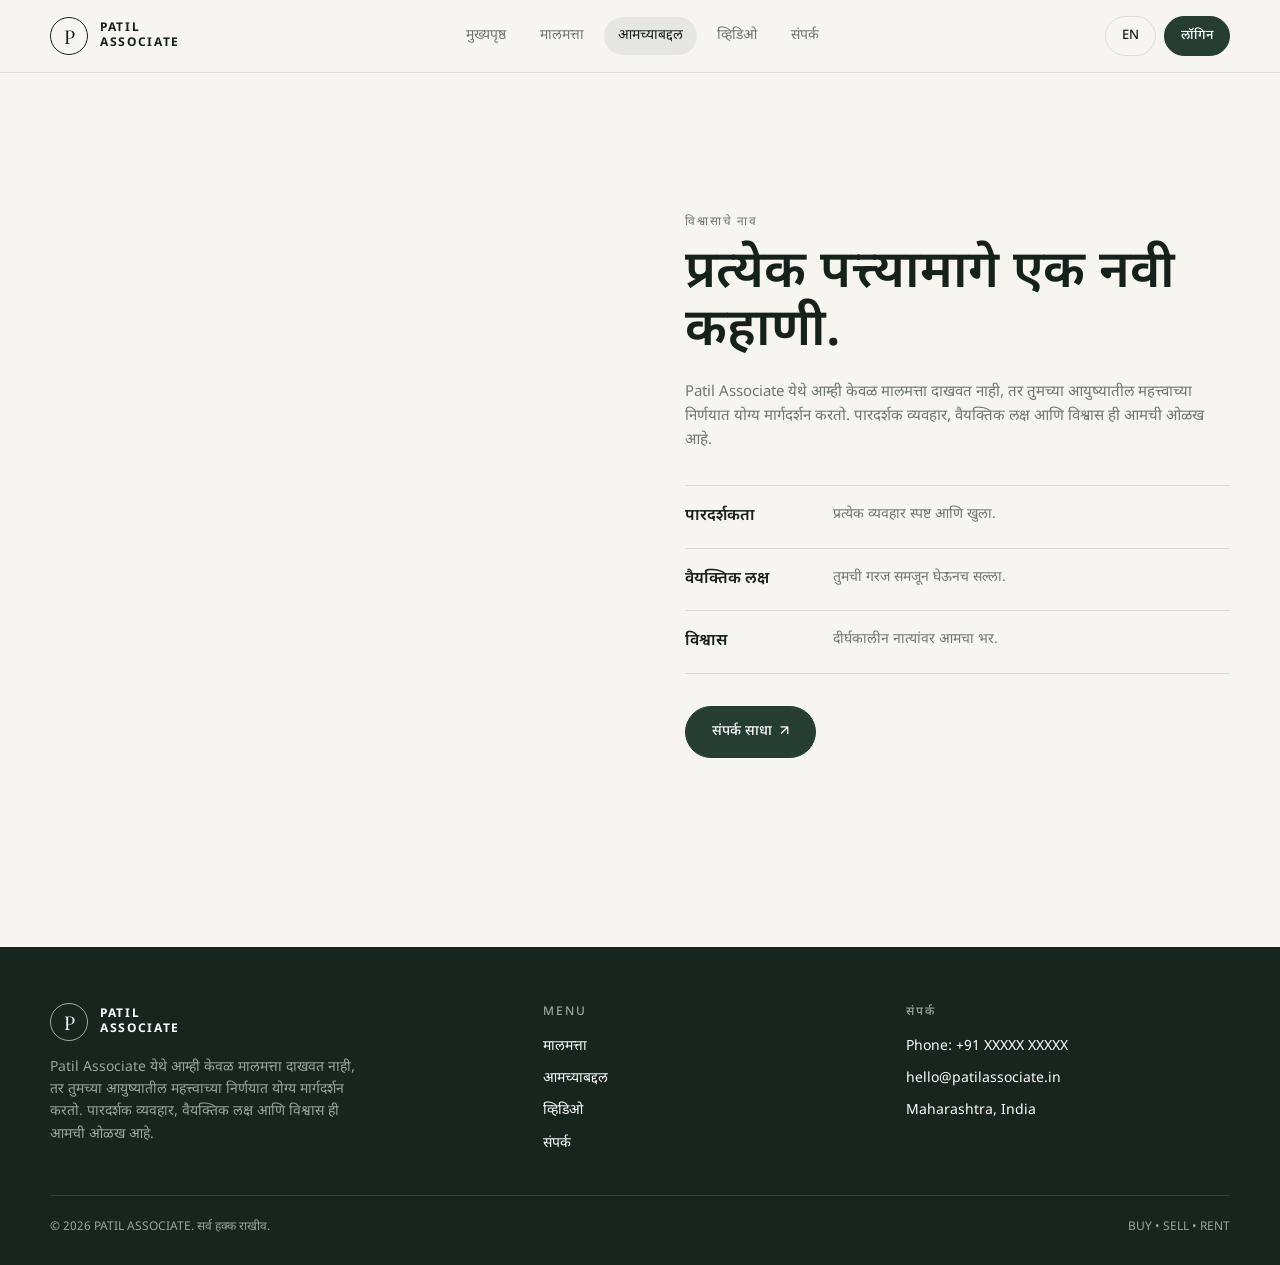
<file: about.html>
<!DOCTYPE html>
<html lang="mr">
<head>
<meta charset="UTF-8">
<meta name="viewport" content="width=device-width, initial-scale=1.0">
<title>About — Patil Associate</title>
<meta name="description" content="Patil Associate — premium property consulting, buying, selling and renting.">
<link rel="preconnect" href="https://fonts.googleapis.com">
<link rel="preconnect" href="https://fonts.gstatic.com" crossorigin>
<link href="https://fonts.googleapis.com/css2?family=DM+Sans:wght@400;500;600;700&family=Playfair+Display:wght@400;500&family=Noto+Sans+Devanagari:wght@400;500;600;700&display=swap" rel="stylesheet">
<link rel="stylesheet" href="style.css">
</head>
<body data-page="about">
<div id="site-header"></div>
<main>
<div class="wrap section" style="padding-top:clamp(40px,6vw,72px)">
  <div class="split">
    <div class="split-img reveal" style="--img:url(https://images.unsplash.com/photo-1600566753086-00f18fb6b3ea?auto=format&fit=crop&w=1200&q=80)" role="img" aria-label="Patil Associate"></div>
    <div class="reveal">
      <div class="kicker" data-i="aboutKicker"></div>
      <h2 data-i="aboutTitle"></h2>
      <p class="lead" style="margin:20px 0 0" data-i="aboutText"></p>
      <div class="values">
        <div class="value"><b data-i="v1t"></b><span data-i="v1d"></span></div>
        <div class="value"><b data-i="v2t"></b><span data-i="v2d"></span></div>
        <div class="value"><b data-i="v3t"></b><span data-i="v3d"></span></div>
      </div>
      <div style="margin-top:32px"><a href="contact.html" class="btn btn-dark"><span data-i="contactUs"></span> ↗</a></div>
    </div>
  </div>
</div>
</main>
<div id="site-footer"></div>
<script src="data.js"></script>
<script src="app.js"></script>
</body>
</html>
</file>
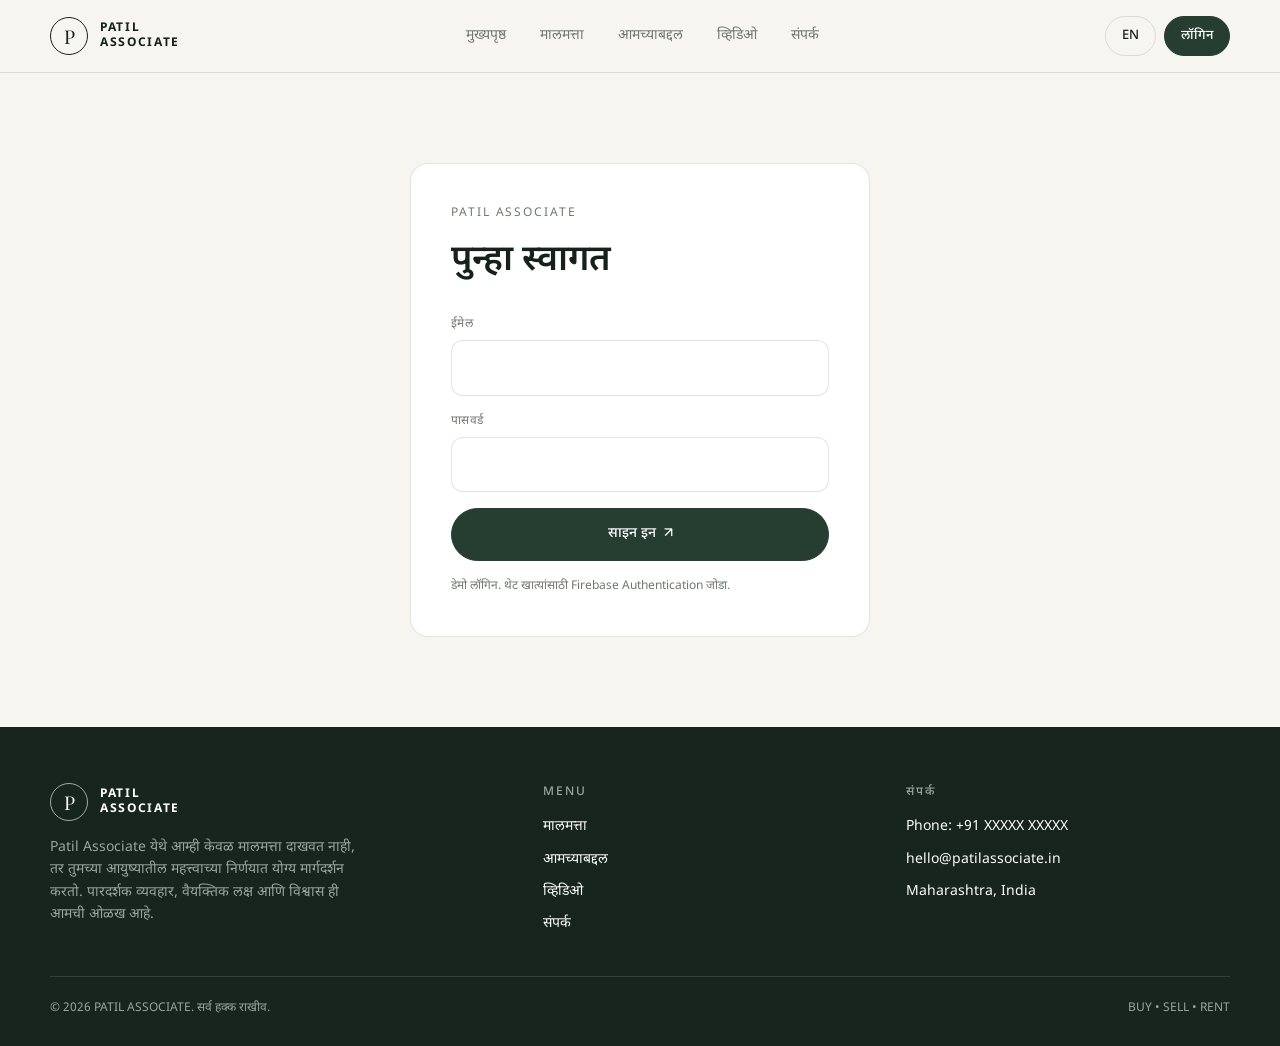
<file: admin.html>
<!DOCTYPE html>
<html lang="mr">
<head>
<meta charset="UTF-8">
<meta name="viewport" content="width=device-width, initial-scale=1.0">
<title>Admin — Patil Associate</title>
<meta name="description" content="Patil Associate — premium property consulting, buying, selling and renting.">
<link rel="preconnect" href="https://fonts.googleapis.com">
<link rel="preconnect" href="https://fonts.gstatic.com" crossorigin>
<link href="https://fonts.googleapis.com/css2?family=DM+Sans:wght@400;500;600;700&family=Playfair+Display:wght@400;500&family=Noto+Sans+Devanagari:wght@400;500;600;700&display=swap" rel="stylesheet">
<link rel="stylesheet" href="style.css">
</head>
<body data-page="admin">
<div id="site-header"></div>
<main>
<div class="wrap" style="padding-bottom:96px">
  <div class="page-head admin-head">
    <div><div class="kicker">PATIL ASSOCIATE / CMS</div><h1 data-i="adminTitle"></h1></div>
    <button class="btn" id="logoutBtn" data-i="logout"></button>
  </div>
  <div class="admin-grid">
    <section class="panel">
      <h3 data-i="addProperty"></h3>
      <form class="form" id="propForm" style="margin-top:18px">
        <div class="field"><label data-i="titleLbl"></label><input name="title" required></div>
        <div class="row2">
          <div class="field"><label data-i="placeLbl"></label><input name="place"></div>
          <div class="field"><label data-i="typeLbl"></label>
            <select name="type">
              <option value="sale" data-i="sale"></option><option value="rent" data-i="rent"></option>
              <option value="plot" data-i="plot"></option><option value="commercial" data-i="commercial"></option>
            </select></div>
        </div>
        <div class="row2">
          <div class="field"><label data-i="priceLbl"></label><input name="price"></div>
          <div class="field"><label data-i="specLbl"></label><input name="spec"></div>
        </div>
        <div class="field"><label data-i="imgLbl"></label><input name="img" type="url" placeholder="https://…"></div>
        <button class="btn btn-dark" type="submit"><span data-i="add"></span> +</button>
      </form>
      <div class="admin-list"><h3 data-i="current"></h3><div id="adminProps"></div></div>
    </section>
    <section class="panel">
      <h3 data-i="addVideo"></h3>
      <form class="form" id="videoForm" style="margin-top:18px">
        <div class="field"><label data-i="titleLbl"></label><input name="title" required></div>
        <div class="field"><label data-i="videoUrlLbl"></label><input name="url" type="url" required placeholder="https://…/video.mp4"></div>
        <button class="btn btn-dark" type="submit"><span data-i="add"></span> +</button>
      </form>
      <div class="admin-list"><h3 data-i="currentVideos"></h3><div id="adminVideos"></div></div>
      <p class="note" data-i="adminNote"></p>
    </section>
  </div>
</div>
</main>
<div id="site-footer"></div>
<script src="data.js"></script>
<script src="app.js"></script>
</body>
</html>
</file>
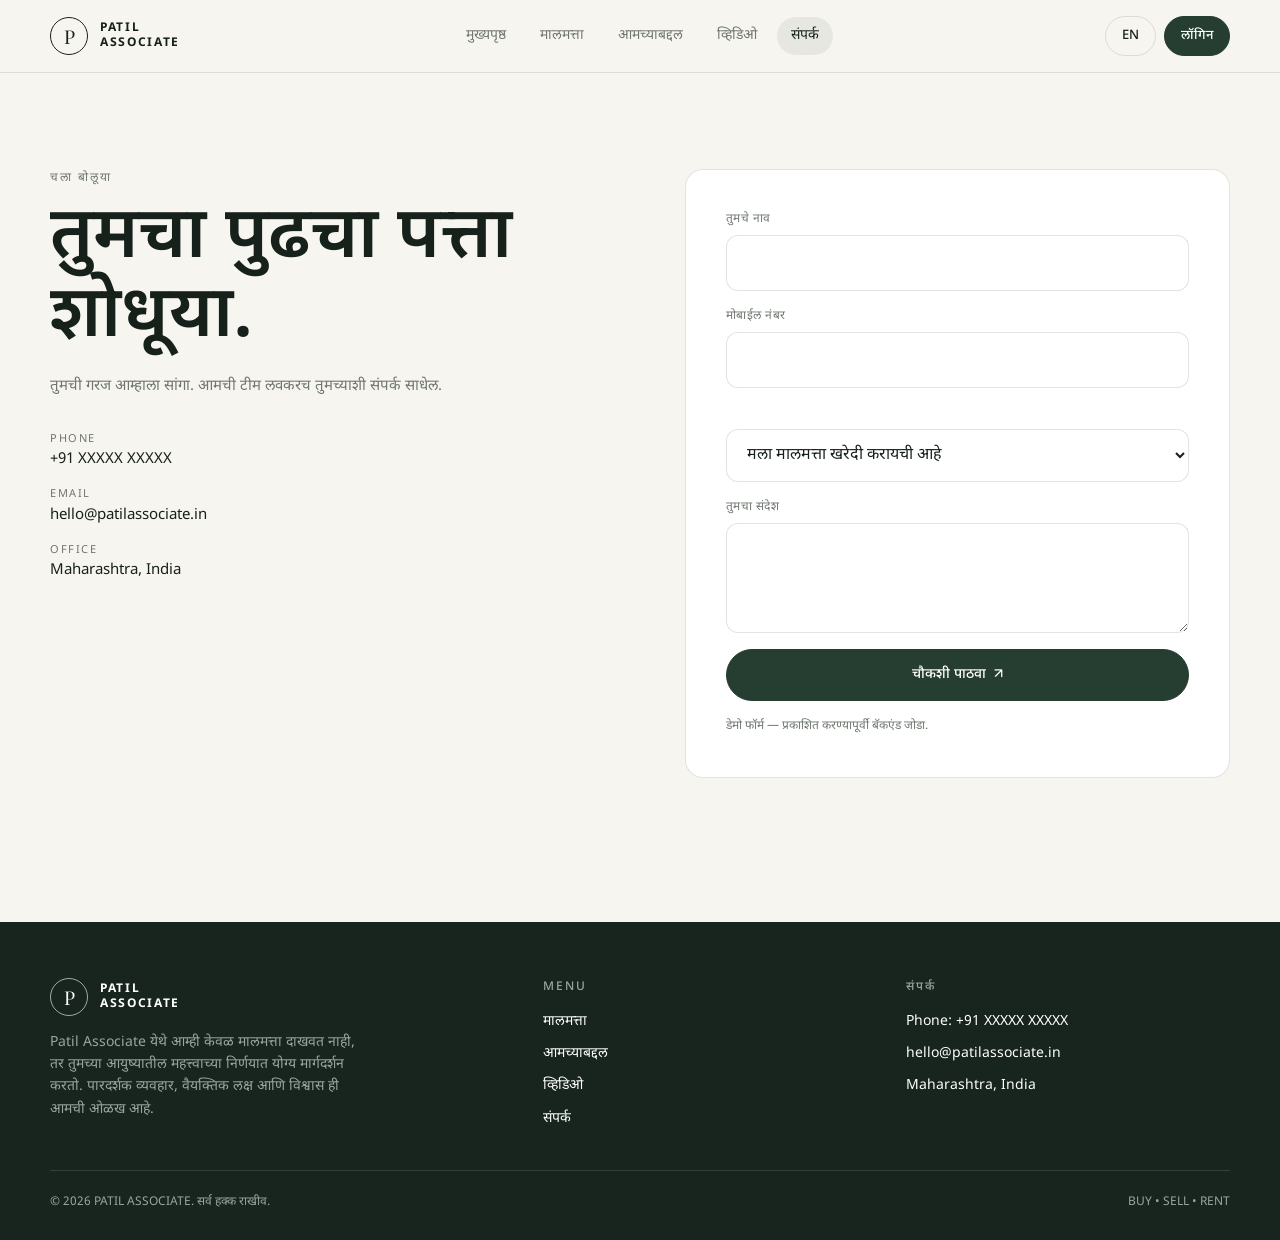
<file: contact.html>
<!DOCTYPE html>
<html lang="mr">
<head>
<meta charset="UTF-8">
<meta name="viewport" content="width=device-width, initial-scale=1.0">
<title>Contact — Patil Associate</title>
<meta name="description" content="Patil Associate — premium property consulting, buying, selling and renting.">
<link rel="preconnect" href="https://fonts.googleapis.com">
<link rel="preconnect" href="https://fonts.gstatic.com" crossorigin>
<link href="https://fonts.googleapis.com/css2?family=DM+Sans:wght@400;500;600;700&family=Playfair+Display:wght@400;500&family=Noto+Sans+Devanagari:wght@400;500;600;700&display=swap" rel="stylesheet">
<link rel="stylesheet" href="style.css">
</head>
<body data-page="contact">
<div id="site-header"></div>
<main>
<div class="wrap" style="padding-bottom:96px">
  <div class="contact-grid page-head">
    <div>
      <div class="kicker" data-i="contactKicker"></div>
      <h1 data-i="contactTitle"></h1>
      <p class="lead" data-i="contactText"></p>
      <div class="contact-info">
        <div><small>Phone</small>+91 XXXXX XXXXX</div>
        <div><small>Email</small>hello@patilassociate.in</div>
        <div><small>Office</small>Maharashtra, India</div>
      </div>
    </div>
    <div class="panel">
      <form class="form" id="enquiryForm">
        <div class="field"><label for="f-name" data-i="name"></label><input id="f-name" name="name" required autocomplete="name"></div>
        <div class="field"><label for="f-phone" data-i="phone"></label><input id="f-phone" name="phone" type="tel" inputmode="tel" required autocomplete="tel"></div>
        <div class="field"><label for="f-topic">&nbsp;</label>
          <select id="f-topic" name="topic">
            <option data-i="iBuy"></option><option data-i="iRent"></option><option data-i="iSell"></option><option data-i="iOther"></option>
          </select></div>
        <div class="field"><label for="f-msg" data-i="message"></label><textarea id="f-msg" name="message"></textarea></div>
        <button class="btn btn-dark btn-block" type="submit"><span data-i="send"></span> ↗</button>
        <p class="note" data-i="demoNote"></p>
      </form>
    </div>
  </div>
</div>
</main>
<div id="site-footer"></div>
<script src="data.js"></script>
<script src="app.js"></script>
</body>
</html>
</file>
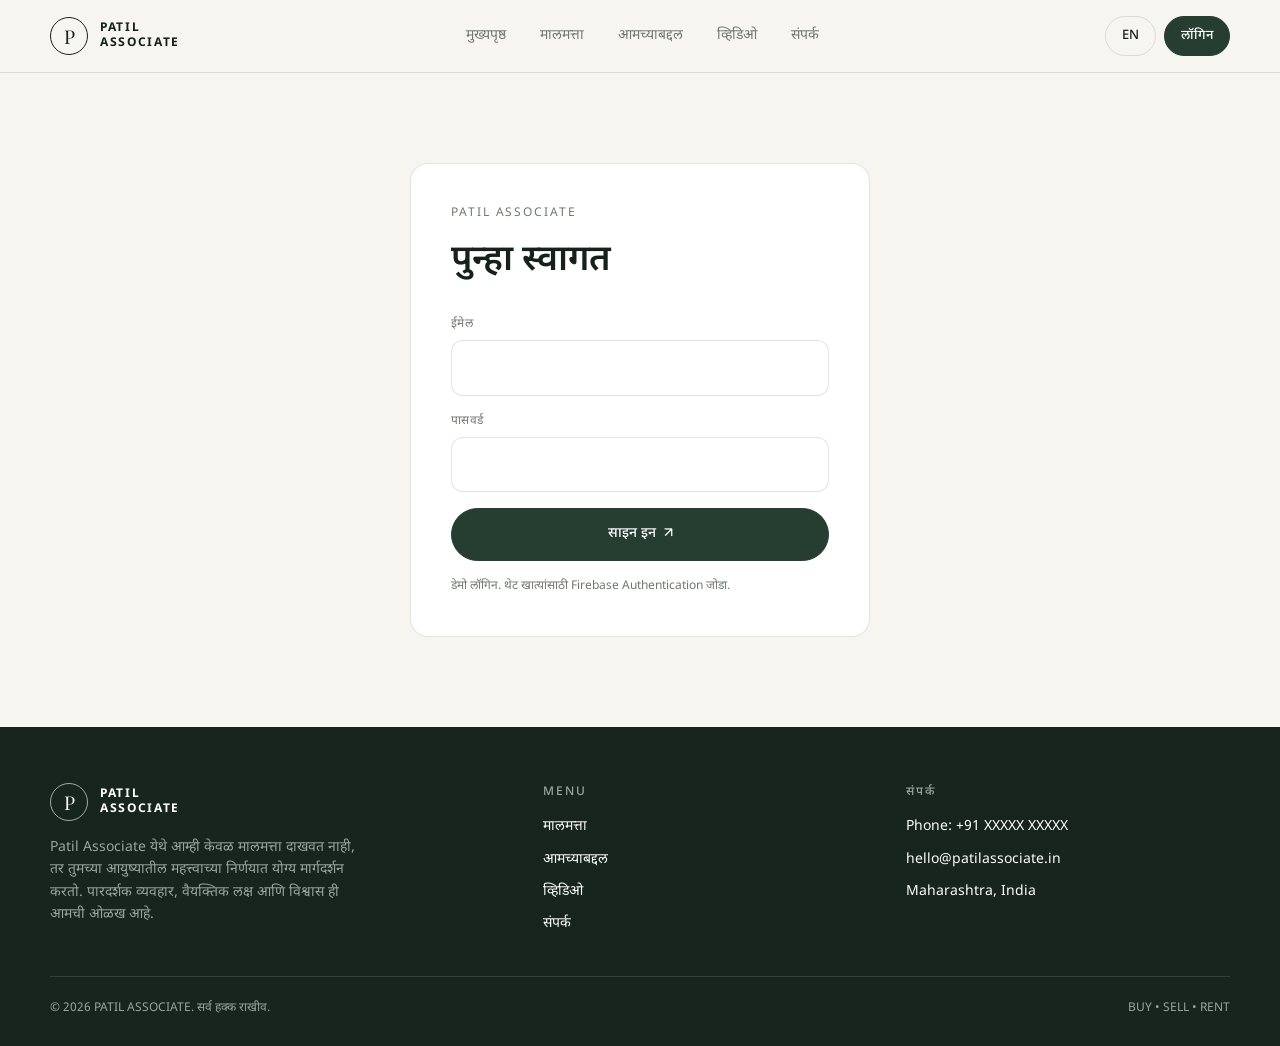
<file: login.html>
<!DOCTYPE html>
<html lang="mr">
<head>
<meta charset="UTF-8">
<meta name="viewport" content="width=device-width, initial-scale=1.0">
<title>Login — Patil Associate</title>
<meta name="description" content="Patil Associate — premium property consulting, buying, selling and renting.">
<link rel="preconnect" href="https://fonts.googleapis.com">
<link rel="preconnect" href="https://fonts.gstatic.com" crossorigin>
<link href="https://fonts.googleapis.com/css2?family=DM+Sans:wght@400;500;600;700&family=Playfair+Display:wght@400;500&family=Noto+Sans+Devanagari:wght@400;500;600;700&display=swap" rel="stylesheet">
<link rel="stylesheet" href="style.css">
</head>
<body data-page="login">
<div id="site-header"></div>
<main>
<div class="narrow panel">
  <div class="kicker">PATIL ASSOCIATE</div>
  <h1 data-i="welcome"></h1>
  <form class="form" id="loginForm">
    <div class="field"><label for="l-email" data-i="email"></label><input id="l-email" type="email" required autocomplete="username"></div>
    <div class="field"><label for="l-pass" data-i="password"></label><input id="l-pass" type="password" required autocomplete="current-password"></div>
    <button class="btn btn-dark btn-block" type="submit"><span data-i="signIn"></span> ↗</button>
    <p class="note" data-i="loginNote"></p>
  </form>
</div>
</main>
<div id="site-footer"></div>
<script src="data.js"></script>
<script src="app.js"></script>
</body>
</html>
</file>
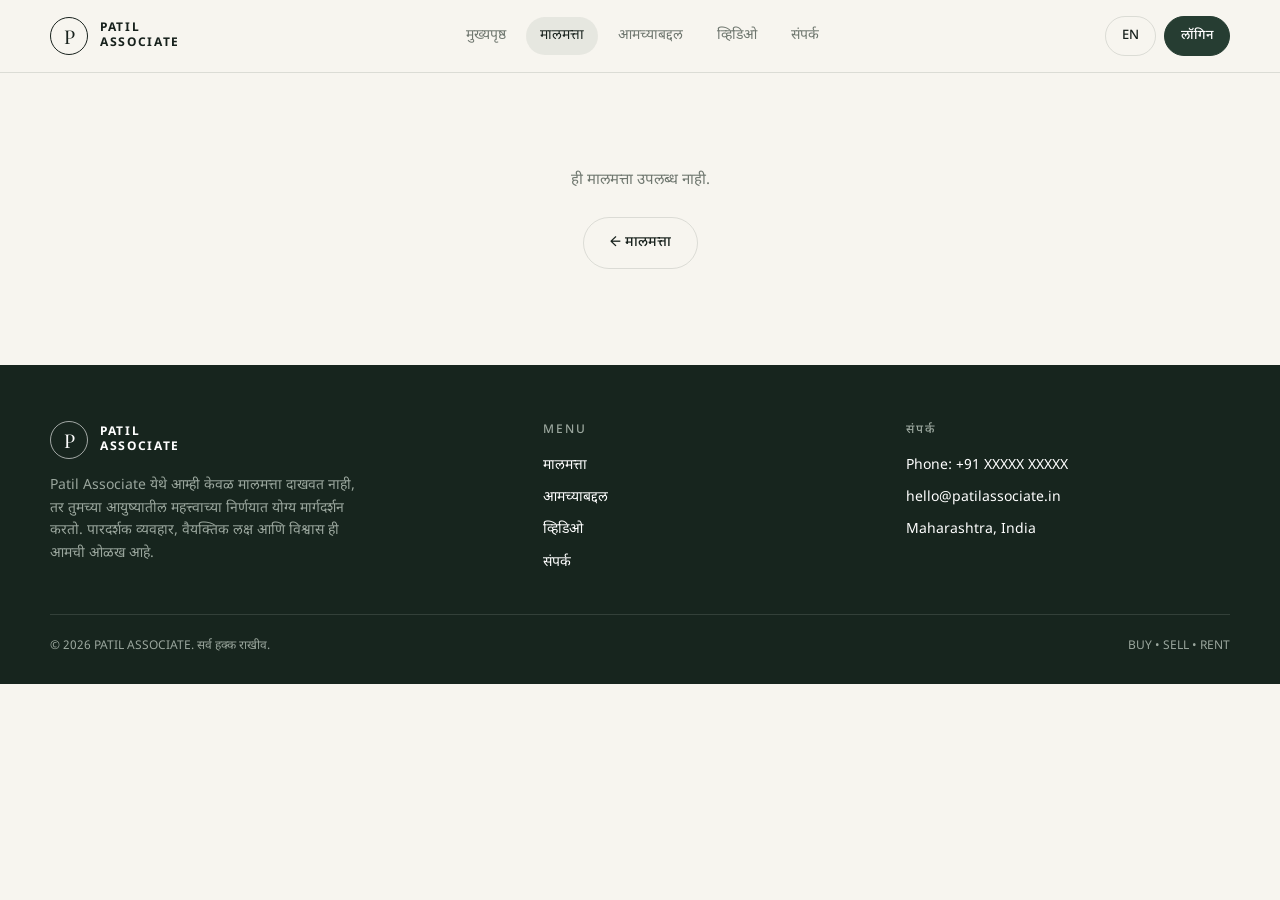
<file: property.html>
<!DOCTYPE html>
<html lang="mr">
<head>
<meta charset="UTF-8">
<meta name="viewport" content="width=device-width, initial-scale=1.0">
<title>Property — Patil Associate</title>
<meta name="description" content="Patil Associate — premium property consulting, buying, selling and renting.">
<link rel="preconnect" href="https://fonts.googleapis.com">
<link rel="preconnect" href="https://fonts.gstatic.com" crossorigin>
<link href="https://fonts.googleapis.com/css2?family=DM+Sans:wght@400;500;600;700&family=Playfair+Display:wght@400;500&family=Noto+Sans+Devanagari:wght@400;500;600;700&display=swap" rel="stylesheet">
<link rel="stylesheet" href="style.css">
</head>
<body data-page="property">
<div id="site-header"></div>
<main>
<div class="wrap" id="detail"></div>
</main>
<div id="site-footer"></div>
<script src="data.js"></script>
<script src="app.js"></script>
</body>
</html>
</file>
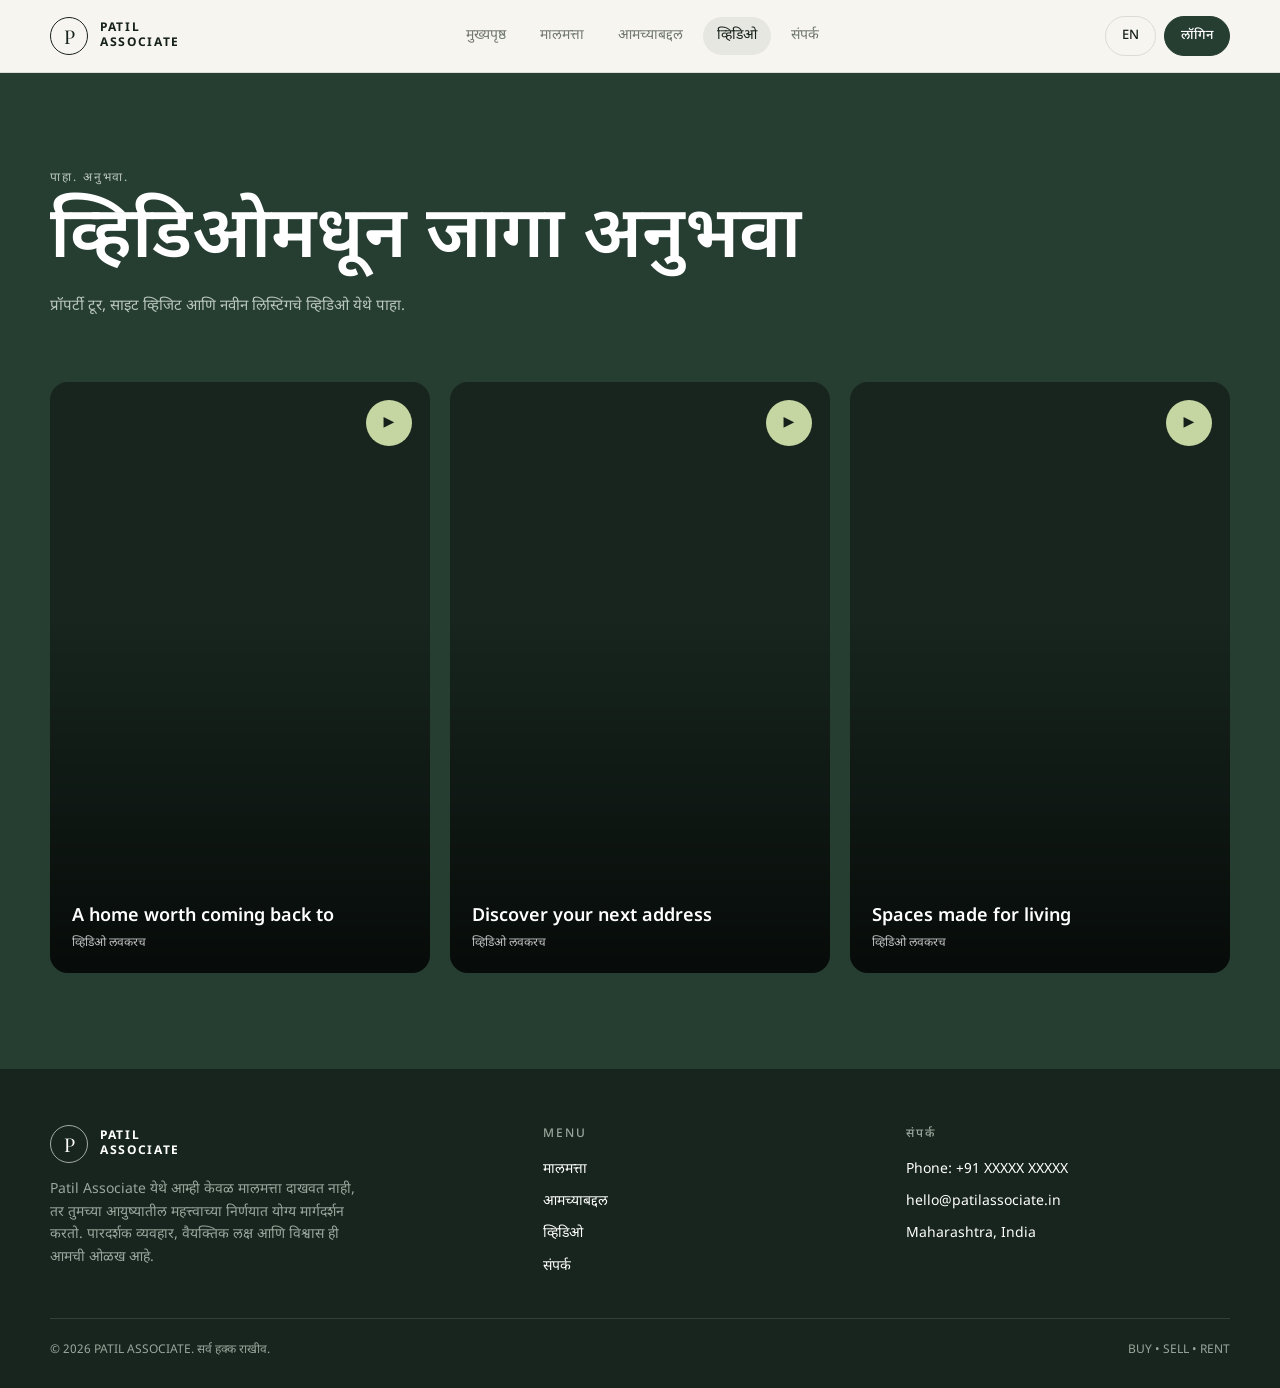
<file: videos.html>
<!DOCTYPE html>
<html lang="mr">
<head>
<meta charset="UTF-8">
<meta name="viewport" content="width=device-width, initial-scale=1.0">
<title>Videos — Patil Associate</title>
<meta name="description" content="Patil Associate — premium property consulting, buying, selling and renting.">
<link rel="preconnect" href="https://fonts.googleapis.com">
<link rel="preconnect" href="https://fonts.gstatic.com" crossorigin>
<link href="https://fonts.googleapis.com/css2?family=DM+Sans:wght@400;500;600;700&family=Playfair+Display:wght@400;500&family=Noto+Sans+Devanagari:wght@400;500;600;700&display=swap" rel="stylesheet">
<link rel="stylesheet" href="style.css">
</head>
<body data-page="videos">
<div id="site-header"></div>
<main>
<div class="dark-band" style="min-height:70vh">
  <div class="wrap" style="padding-bottom:96px">
    <div class="page-head">
      <div class="kicker" data-i="videosKicker"></div>
      <h1 data-i="videosTitle"></h1>
      <p class="lead" data-i="videosText"></p>
    </div>
    <div class="videos" id="videoList"></div>
  </div>
</div>
</main>
<div id="site-footer"></div>
<script src="data.js"></script>
<script src="app.js"></script>
</body>
</html>
</file>
<file: style.css>
:root {
  --ink: #17211c;
  --paper: #f7f5ef;
  --card: #ffffff;
  --green: #263d32;
  --lime: #c6d6a2;
  --muted: #6f776f;
  --line: rgba(23, 33, 28, 0.12);
  --serif: 'Playfair Display', Georgia, serif;
  --sans: 'DM Sans', 'Noto Sans Devanagari', system-ui, sans-serif;
  --radius: 18px;
  --ease: cubic-bezier(0.2, 0.7, 0.2, 1);
}

* { box-sizing: border-box; }
html { scroll-behavior: smooth; -webkit-text-size-adjust: 100%; }
body {
  margin: 0;
  background: var(--paper);
  color: var(--ink);
  font-family: var(--sans);
  line-height: 1.6;
  -webkit-font-smoothing: antialiased;
}
body[data-lang='mr'], html[lang='mr'] body { font-family: 'Noto Sans Devanagari', var(--sans); }
img { display: block; max-width: 100%; }
a { color: inherit; text-decoration: none; }
button, input, select, textarea { font: inherit; color: inherit; }
button { cursor: pointer; border: 0; background: none; }
:focus-visible { outline: 2px solid var(--green); outline-offset: 3px; }

.wrap { width: min(1180px, calc(100% - 40px)); margin-inline: auto; }
.section { padding: clamp(64px, 10vw, 120px) 0; }

/* Type */
.kicker { font-size: 12px; letter-spacing: 0.16em; text-transform: uppercase; color: var(--muted); }
h1, h2, h3 { font-family: var(--serif); font-weight: 400; letter-spacing: -0.02em; margin: 0; }
html[lang='mr'] h1, html[lang='mr'] h2, html[lang='mr'] h3 { font-family: 'Noto Sans Devanagari', var(--serif); font-weight: 600; letter-spacing: 0; }
h2 { font-size: clamp(30px, 4.6vw, 52px); line-height: 1.12; margin-top: 12px; }
.lead { color: var(--muted); max-width: 520px; font-size: 15px; }

/* Buttons */
.btn {
  display: inline-flex; align-items: center; justify-content: center; gap: 8px;
  padding: 14px 26px; border-radius: 999px; font-size: 14px; font-weight: 500;
  border: 1px solid var(--line); background: transparent;
  transition: transform 0.25s var(--ease), background 0.25s, color 0.25s, border-color 0.25s;
}
.btn:hover { transform: translateY(-2px); }
.btn-dark { background: var(--green); color: #fff; border-color: var(--green); }
.btn-dark:hover { background: #1c2e25; }
.btn-light { background: #fff; color: var(--ink); border-color: #fff; }
.btn-ghost-light { color: #fff; border-color: rgba(255,255,255,.5); }
.btn-ghost-light:hover { background: rgba(255,255,255,.12); }
.btn-sm { padding: 9px 16px; font-size: 13px; }
.btn-block { width: 100%; }

/* Header */
.header {
  position: sticky; top: 0; z-index: 40;
  background: rgba(247, 245, 239, 0.86);
  backdrop-filter: blur(14px); -webkit-backdrop-filter: blur(14px);
  border-bottom: 1px solid var(--line);
}
.header-row { height: 72px; display: flex; align-items: center; justify-content: space-between; gap: 16px; }
.brand { display: flex; align-items: center; gap: 12px; font-weight: 700; font-size: 12px; letter-spacing: 0.14em; line-height: 1.25; }
.brandmark { width: 38px; height: 38px; border: 1px solid var(--ink); border-radius: 50%; display: grid; place-items: center; font: 400 19px var(--serif); letter-spacing: 0; }
.nav { display: flex; gap: 6px; }
.nav a { padding: 8px 14px; border-radius: 999px; font-size: 14px; color: var(--muted); transition: color .2s, background .2s; }
.nav a:hover { color: var(--ink); }
.nav a.active { color: var(--ink); background: rgba(38, 61, 50, 0.08); }
.header-actions { display: flex; align-items: center; gap: 8px; }
.menu-btn { display: none; width: 42px; height: 42px; border-radius: 50%; border: 1px solid var(--line); place-items: center; }
.menu-btn span, .menu-btn span::before, .menu-btn span::after { display: block; width: 16px; height: 1.5px; background: var(--ink); position: relative; transition: .25s; content: ''; }
.menu-btn span::before { position: absolute; top: -5px; left: 0; }
.menu-btn span::after { position: absolute; top: 5px; left: 0; }
.menu-btn.open span { background: transparent; }
.menu-btn.open span::before { top: 0; transform: rotate(45deg); }
.menu-btn.open span::after { top: 0; transform: rotate(-45deg); }

.drawer {
  position: fixed; inset: 72px 0 0 0; background: var(--paper); z-index: 39;
  padding: 24px 20px; display: flex; flex-direction: column; gap: 4px;
  transform: translateY(-8px); opacity: 0; pointer-events: none; transition: .3s var(--ease);
}
.drawer.open { transform: none; opacity: 1; pointer-events: auto; }
.drawer a { font: 400 30px var(--serif); padding: 14px 0; border-bottom: 1px solid var(--line); }
html[lang='mr'] .drawer a { font: 600 24px 'Noto Sans Devanagari'; }
.drawer a.active { color: var(--green); }
.drawer .drawer-actions { margin-top: 24px; display: flex; gap: 10px; flex-wrap: wrap; }

/* Hero */
.hero {
  position: relative; min-height: min(86vh, 780px); display: flex; align-items: flex-end; color: #fff; overflow: hidden;
  background: #25392f;
}
.hero::before {
  content: ''; position: absolute; inset: 0;
  background:
    linear-gradient(90deg, rgba(8,18,13,.7), rgba(8,18,13,.05) 70%),
    linear-gradient(0deg, rgba(0,0,0,.5), transparent 55%),
    var(--hero) center/cover;
}
.hero-inner { position: relative; padding: 96px 0 64px; width: 100%; }
.hero h1 { font-size: clamp(44px, 8vw, 100px); line-height: 1.02; max-width: 860px; margin: 22px 0; }
html[lang='mr'] .hero h1 { line-height: 1.2; }
.hero h1 em { color: var(--lime); font-style: normal; }
.hero p { max-width: 440px; color: rgba(255,255,255,.8); font-size: 15px; margin: 0 0 30px; }
.hero .eyebrow { font-size: 11px; letter-spacing: 0.22em; text-transform: uppercase; opacity: .9; }
.hero-actions { display: flex; gap: 12px; flex-wrap: wrap; }

/* Section head */
.section-head { display: flex; justify-content: space-between; align-items: flex-end; gap: 24px; margin-bottom: 40px; flex-wrap: wrap; }

/* Property grid */
.grid { display: grid; grid-template-columns: repeat(3, 1fr); gap: 24px; }
.card {
  display: block; background: var(--card); border-radius: var(--radius); overflow: hidden;
  border: 1px solid var(--line); transition: transform .35s var(--ease), box-shadow .35s;
}
.card:hover { transform: translateY(-6px); box-shadow: 0 18px 40px -20px rgba(23,33,28,.35); }
.card-img { aspect-ratio: 4 / 3; overflow: hidden; position: relative; background: #dcdcd2; }
.card-img img { width: 100%; height: 100%; object-fit: cover; transition: transform .8s var(--ease); }
.card:hover .card-img img { transform: scale(1.05); }
.tag { position: absolute; top: 14px; left: 14px; background: rgba(255,255,255,.92); padding: 6px 12px; border-radius: 999px; font-size: 11px; font-weight: 600; letter-spacing: .06em; }
.card-body { padding: 20px 22px 22px; }
.card-body h3 { font-size: 22px; margin-bottom: 4px; }
.card-loc { font-size: 13px; color: var(--muted); }
.card-meta { display: flex; justify-content: space-between; gap: 12px; margin-top: 16px; padding-top: 14px; border-top: 1px solid var(--line); font-size: 13px; }
.card-meta .price { font-weight: 700; white-space: nowrap; }

/* Filters */
.toolbar { display: flex; gap: 12px; flex-wrap: wrap; align-items: center; margin-bottom: 28px; }
.search {
  flex: 1 1 260px; padding: 13px 20px; border-radius: 999px; border: 1px solid var(--line); background: var(--card); outline: none;
}
.search:focus { border-color: var(--green); }
.chips { display: flex; gap: 8px; flex-wrap: wrap; }
.chip { padding: 10px 18px; border-radius: 999px; border: 1px solid var(--line); font-size: 13px; background: transparent; transition: .2s; }
.chip:hover { border-color: var(--green); }
.chip.active { background: var(--green); color: #fff; border-color: var(--green); }
.empty { text-align: center; color: var(--muted); padding: 60px 0; }

/* Services */
.services { display: grid; grid-template-columns: repeat(4, 1fr); gap: 20px; }
.service { padding: 28px 24px; border: 1px solid var(--line); border-radius: var(--radius); background: var(--card); transition: .3s var(--ease); }
.service:hover { background: var(--green); color: #fff; transform: translateY(-4px); }
.service:hover p { color: rgba(255,255,255,.75); }
.service .num { font: 400 13px var(--sans); color: var(--muted); letter-spacing: .1em; margin-bottom: 36px; display: block; }
.service:hover .num { color: var(--lime); }
.service h3 { font-size: 24px; margin-bottom: 8px; }
.service p { margin: 0; color: var(--muted); font-size: 14px; }

/* Split / about */
.split { display: grid; grid-template-columns: 1fr 1fr; gap: clamp(32px, 7vw, 100px); align-items: center; }
.split-img { aspect-ratio: 4 / 5; border-radius: var(--radius); background: var(--img) center/cover; }
.values { display: grid; gap: 0; margin-top: 32px; }
.value { display: flex; gap: 18px; padding: 18px 0; border-top: 1px solid var(--line); }
.value:last-child { border-bottom: 1px solid var(--line); }
.value b { min-width: 130px; font-weight: 600; }
.value span { color: var(--muted); font-size: 14px; }
.page-head { padding: clamp(48px, 8vw, 96px) 0 clamp(24px, 4vw, 48px); }
.page-head h1 { font-size: clamp(38px, 6vw, 72px); margin-top: 12px; line-height: 1.1; }
.page-head .lead { margin-top: 16px; }

/* Videos */
.dark-band { background: var(--green); color: #fff; }
.dark-band .kicker, .dark-band .lead { color: #b9c6bc; }
.videos { display: grid; grid-template-columns: repeat(3, 1fr); gap: 20px; }
.video { position: relative; aspect-ratio: 9 / 14; border-radius: var(--radius); overflow: hidden; background: #17251e; }
.video video { width: 100%; height: 100%; object-fit: cover; }
.video-ph { position: absolute; inset: 0; background: linear-gradient(0deg, rgba(0,0,0,.7), transparent 60%), var(--poster) center/cover; display: flex; align-items: flex-end; padding: 22px; }
.video-cap { font: 400 22px/1.25 var(--serif); position: relative; }
html[lang='mr'] .video-cap { font: 600 18px 'Noto Sans Devanagari'; }
.video-cap small { display: block; font: 400 12px var(--sans); opacity: .75; margin-top: 6px; }
.play { position: absolute; top: 18px; right: 18px; width: 46px; height: 46px; border-radius: 50%; background: var(--lime); color: var(--ink); display: grid; place-items: center; font-size: 14px; }
.video .video-title { position: absolute; left: 0; right: 0; bottom: 0; padding: 40px 18px 16px; background: linear-gradient(0deg, rgba(0,0,0,.7), transparent); pointer-events: none; font: 400 18px var(--serif); }

/* CTA */
.cta { position: relative; color: #fff; text-align: center; overflow: hidden; background: #25392f; }
.cta::before { content: ''; position: absolute; inset: 0; background: linear-gradient(rgba(14,26,20,.72), rgba(14,26,20,.72)), var(--cta) center/cover; }
.cta .wrap { position: relative; }
.cta p { color: rgba(255,255,255,.78); margin: 14px auto 28px; max-width: 460px; }

/* Contact / forms */
.contact-grid { display: grid; grid-template-columns: 1fr 1fr; gap: clamp(32px, 7vw, 100px); }
.contact-info { margin-top: 32px; display: grid; gap: 14px; font-size: 15px; }
.contact-info small { display: block; color: var(--muted); font-size: 11px; letter-spacing: .14em; text-transform: uppercase; }
.form { display: grid; gap: 6px; }
.field { display: grid; gap: 6px; margin-bottom: 10px; }
.field label { font-size: 12px; color: var(--muted); letter-spacing: .04em; }
.field input, .field select, .field textarea {
  width: 100%; padding: 14px 16px; border-radius: 12px; border: 1px solid var(--line); background: var(--card); outline: none; transition: border-color .2s;
}
.field input:focus, .field select:focus, .field textarea:focus { border-color: var(--green); }
.field textarea { min-height: 110px; resize: vertical; }
.note { font-size: 12px; color: var(--muted); margin: 10px 0 0; }
.panel { background: var(--card); border: 1px solid var(--line); border-radius: var(--radius); padding: clamp(24px, 4vw, 40px); }
.narrow { width: min(460px, calc(100% - 40px)); margin: clamp(40px, 8vw, 90px) auto; }
.narrow h1 { font-size: 36px; margin: 10px 0 24px; }

/* Detail */
.back { display: inline-flex; gap: 8px; align-items: center; color: var(--muted); font-size: 14px; padding: 28px 0 18px; }
.back:hover { color: var(--ink); }
.detail { display: grid; grid-template-columns: 1.4fr 1fr; gap: clamp(28px, 5vw, 64px); align-items: start; padding-bottom: 96px; }
.detail-img { border-radius: var(--radius); overflow: hidden; aspect-ratio: 4 / 3; background: #dcdcd2; }
.detail-img img { width: 100%; height: 100%; object-fit: cover; }
.detail-side { position: sticky; top: 100px; }
.detail-side h1 { font-size: clamp(30px, 4vw, 44px); margin: 14px 0 6px; line-height: 1.12; }
.detail-price { font: 400 34px var(--serif); margin: 22px 0; }
.facts { border-top: 1px solid var(--line); margin-bottom: 26px; }
.facts div { display: flex; justify-content: space-between; gap: 16px; padding: 13px 0; border-bottom: 1px solid var(--line); font-size: 14px; }
.facts span:first-child { color: var(--muted); }

/* Admin */
.admin-grid { display: grid; grid-template-columns: 1fr 1fr; gap: 24px; align-items: start; }
.admin-row { display: flex; justify-content: space-between; align-items: center; gap: 12px; padding: 12px 0; border-bottom: 1px solid var(--line); font-size: 14px; }
.admin-row span { overflow: hidden; text-overflow: ellipsis; white-space: nowrap; }
.admin-list { margin-top: 24px; }
.admin-list h3 { font-size: 20px; margin-bottom: 6px; }
.row2 { display: grid; grid-template-columns: 1fr 1fr; gap: 12px; }
.admin-head { display: flex; justify-content: space-between; align-items: center; gap: 16px; flex-wrap: wrap; }

/* Footer */
.footer { background: #17251e; color: #fff; padding: 56px 0 28px; margin-top: 0; }
.footer-top { display: grid; grid-template-columns: 1.4fr 1fr 1fr; gap: 40px; padding-bottom: 40px; border-bottom: 1px solid rgba(255,255,255,.12); }
.footer .brandmark { border-color: rgba(255,255,255,.6); }
.footer p { color: #9aa69d; font-size: 14px; max-width: 320px; margin: 16px 0 0; }
.footer h4 { margin: 0 0 14px; font-size: 12px; letter-spacing: .16em; text-transform: uppercase; color: #9aa69d; font-weight: 500; }
.footer ul { list-style: none; padding: 0; margin: 0; display: grid; gap: 10px; font-size: 14px; }
.footer ul a:hover { color: var(--lime); }
.footer-bottom { padding-top: 22px; font-size: 12px; color: #9aa69d; display: flex; justify-content: space-between; gap: 12px; flex-wrap: wrap; }

/* Toast */
.toast {
  position: fixed; left: 50%; bottom: 24px; transform: translate(-50%, 20px); opacity: 0; pointer-events: none;
  background: var(--green); color: #fff; padding: 13px 22px; border-radius: 999px; font-size: 14px; z-index: 100;
  transition: .3s var(--ease); max-width: calc(100% - 32px); text-align: center;
}
.toast.show { opacity: 1; transform: translate(-50%, 0); }

/* Reveal */
.reveal { opacity: 0; transform: translateY(22px); transition: opacity .8s var(--ease), transform .8s var(--ease); }
.reveal.in { opacity: 1; transform: none; }

/* Responsive */
@media (max-width: 960px) {
  .nav, .header-actions .hide-md { display: none; }
  .menu-btn { display: grid; }
  .grid { grid-template-columns: repeat(2, 1fr); }
  .services { grid-template-columns: repeat(2, 1fr); }
  .split, .contact-grid, .detail, .admin-grid { grid-template-columns: 1fr; }
  .split-img { aspect-ratio: 16 / 10; }
  .detail-side { position: static; }
  .footer-top { grid-template-columns: 1fr 1fr; }
  .footer-top > :first-child { grid-column: 1 / -1; }
}
@media (max-width: 600px) {
  .wrap { width: calc(100% - 32px); }
  .header-row { height: 64px; }
  .drawer { inset: 64px 0 0 0; }
  .grid, .services { grid-template-columns: 1fr; }
  .videos { grid-template-columns: 1fr 1fr; gap: 12px; }
  .video:nth-child(n+5) { display: none; }
  .hero { min-height: 82vh; }
  .hero-inner { padding: 72px 0 44px; }
  .row2 { grid-template-columns: 1fr; }
  .value { flex-direction: column; gap: 4px; }
  .footer-top { grid-template-columns: 1fr; }
  .brand span:last-child { display: none; }
}
@media (prefers-reduced-motion: reduce) {
  * { transition: none !important; animation: none !important; scroll-behavior: auto !important; }
  .reveal { opacity: 1; transform: none; }
}

#site-header,#site-footer{display:contents}
</file>
